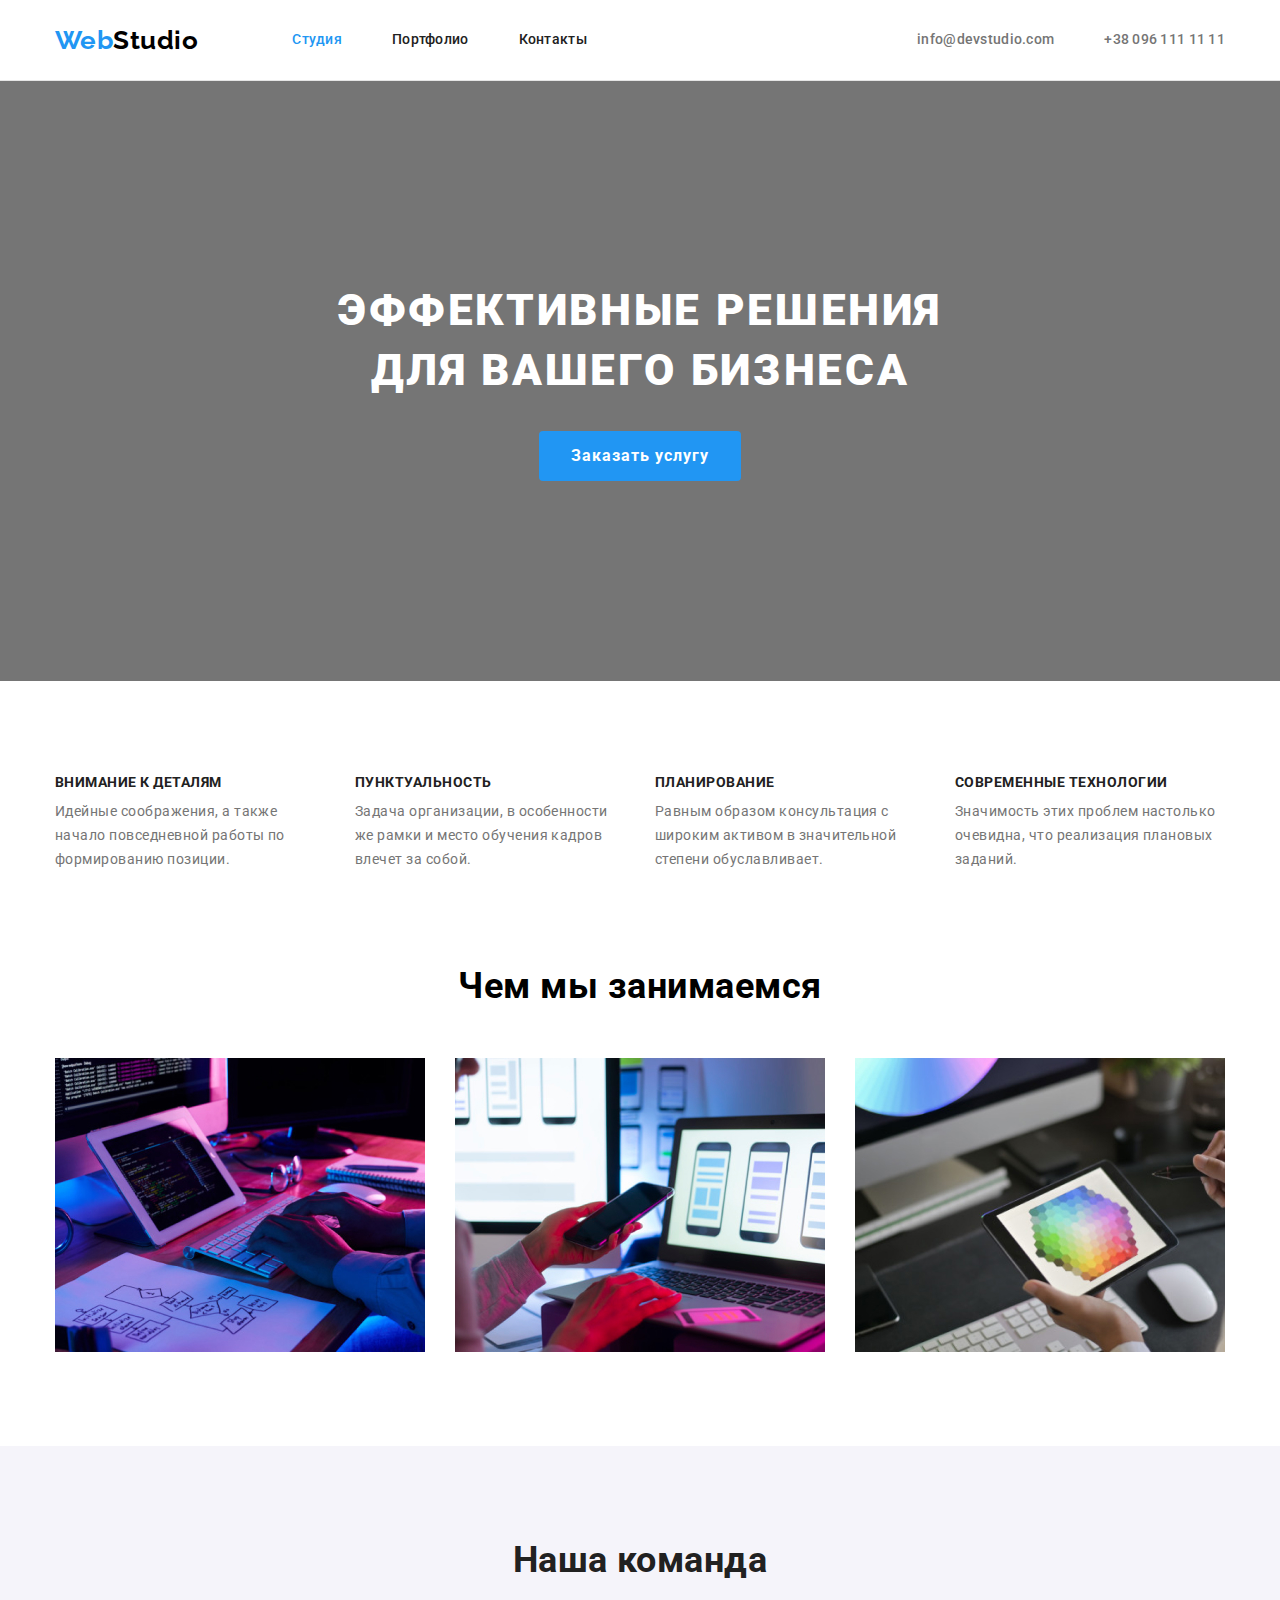
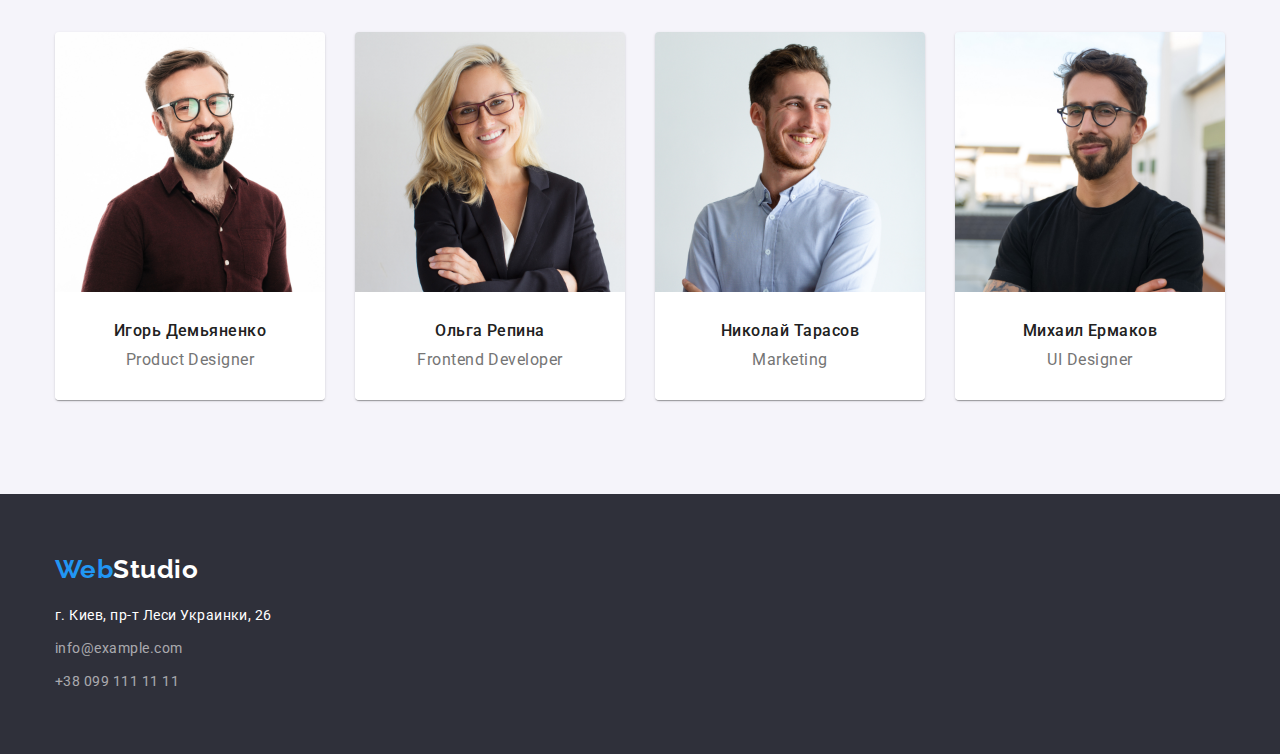
<file: index.html>
<!DOCTYPE html>
<html lang="ru">
  <head>
    <meta charset="UTF-8" />
    <meta http-equiv="X-UA-Compatible" content="IE=edge" />
    <meta name="viewport" content="width=device-width, initial-scale=1.0" />
    <title>Studio</title>
    <link rel="preconnect" href="https://fonts.gstatic.com" />
    <link
      rel="stylesheet"
      href="https://fonts.googleapis.com/css2?family=Raleway:wght@700&family=Roboto:wght@400;500;700;900&display=swap"
    />
    <link
      rel="stylesheet"
      href="
    https://cdnjs.cloudflare.com/ajax/libs/modern-normalize/1.0.0/modern-normalize.css"
    />
    <link
      rel="stylesheet"
      href="https://cdnjs.cloudflare.com/ajax/libs/modern-normalize/1.0.0/modern-normalize.min.css"
    />
    <link rel="stylesheet" href="./CSS/style.css" />
  </head>
  <body>
    <!--Шапка сайта-->

    <header class="header">
      <div class="container">
        <nav class="navigation">
          <a href="./index.html" class="link"
            ><span class="logo">Web</span
            ><span class="logo-studio">Studio</span>
          </a>

          <ul class="navigation-list list">
            <li class="navigation-item">
              <a class="navigation-link link current" href="">Студия</a>
            </li>
            <li class="navigation-item">
              <a class="navigation-link link" href="./portfolio.html"
                >Портфолио</a
              >
            </li>
            <li class="navigation-item">
              <a class="navigation-link link" href="">Контакты</a>
            </li>
          </ul>

          <ul class="connection-list list">
            <li class="connection-item">
              <a class="connection-link link" href="mailto:info@devstudio.com"
                >info@devstudio.com</a
              >
            </li>
            <li class="connection-item">
              <a class="connection-link link" href="tel:+380961111111"
                >+38 096 111 11 11</a
              >
            </li>
          </ul>
        </nav>
      </div>
      <div class="border"></div>
    </header>

    <main>
      <!--Герой-->
      <section class="hero section">
        <div class="container">
          <h1 class="hero-title">Эффективные решения для вашего бизнеса</h1>
          <button class="button" type="button">Заказать услугу</button>
        </div>
      </section>

      <!--Наши преимущества-->
      <section class="advantage section">
        <div class="container">
          <ul class="advantage-list list">
            <li class="advantage-item">
              <h3 class="advantage-title">Внимание к деталям</h3>
              <p class="advantage-par">
                Идейные соображения, а также начало повседневной работы по
                формированию позиции.
              </p>
            </li>
            <li class="advantage-item">
              <h3 class="advantage-title">Пунктуальность</h3>
              <p class="advantage-par">
                Задача организации, в особенности же рамки и место обучения
                кадров влечет за собой.
              </p>
            </li>
            <li class="advantage-item">
              <h3 class="advantage-title">Планирование</h3>
              <p class="advantage-par">
                Равным образом консультация с широким активом в значительной
                степени обуславливает.
              </p>
            </li>
            <li class="advantage-item">
              <h3 class="advantage-title">Современные технологии</h3>
              <p class="advantage-par">
                Значимость этих проблем настолько очевидна, что реализация
                плановых заданий.
              </p>
            </li>
          </ul>
        </div>
      </section>

      <!--Чем мы занимаемся-->
      <section class="occupation section">
        <div class="container">
          <h2 class="occuation-title">Чем мы занимаемся</h2>
          <ul class="occupation-list list">
            <li class="occupation-item">
              <img
                src="./images/studio/work/desctop.jpg"
                alt="desctop"
                class="occupation-img"
              />
            </li>
            <li class="occupation-item">
              <img
                src="./images/studio/work/mobile.jpg"
                alt="mobile"
                class="occupation-img"
              />
            </li>
            <li class="occupation-item">
              <img
                src="./images/studio/work/design.jpg"
                alt="design"
                class="occupation-img"
              />
            </li>
          </ul>
        </div>
      </section>

      <!--Наша команда-->
      <section class="team section">
        <div class="container">
          <h2 class="team-title">Наша команда</h2>
          <ul class="team-list list">
            <li class="team-item">
              <img
                src="./images/studio/team/igor.jpg"
                alt="Игорь Демьяненко"
                width="270"
                height="260"
                class="team-img"
              />
              <div class="team-element">
                <h3 class="team-name">Игорь Демьяненко</h3>
                <p class="team-par">Product Designer</p>
              </div>
            </li>

            <li class="team-item">
              <img
                src="./images/studio/team/olga.jpg"
                alt="Ольга Репина"
                class="team-img"
              />
              <div class="team-element">
                <h3 class="team-name">Ольга Репина</h3>
                <p class="team-par">Frontend Developer</p>
              </div>
            </li>

            <li class="team-item">
              <img
                src="./images/studio/team/nikolay.jpg"
                alt="Николай Тарасов"
                class="team-img"
              />
              <div class="team-element">
                <h3 class="team-name">Николай Тарасов</h3>
                <p class="team-par">Marketing</p>
              </div>
            </li>

            <li class="team-item">
              <img
                src="./images/studio/team/mykhailo.jpg"
                alt="Михаил Ермаков"
                class="team-img"
              />
              <div class="team-element">
                <h3 class="team-name">Михаил Ермаков</h3>
                <p class="team-par">UI Designer</p>
              </div>
            </li>
          </ul>
        </div>
      </section>
    </main>

    <!--Футер-->
    <footer class="footer">
      <div class="container">
        <a href="./index.html" class="footer-link link"
          ><span class="logo">Web</span
          ><span class="logotyp-footer">Studio</span>
        </a>

        <address class="address">
          <ul class="address-list list">
            <li class="address-item">
              <a
                class="maps link"
                href="https://goo.gl/maps/QM7NkYuRREkaknj7A"
                target="blank"
                rel="noopener noreferrer"
              >
                г. Киев, пр-т Леси Украинки, 26
              </a>
            </li>
            <li class="address-item">
              <a class="connection-footer link" href="mailto:info@example.com"
                >info@example.com</a
              >
            </li>
            <li class="address-item">
              <a class="connection-footer link" href="tel:+380991111111"
                >+38 099 111 11 11</a
              >
            </li>
          </ul>
        </address>
      </div>
    </footer>
  </body>
</html>
</file>
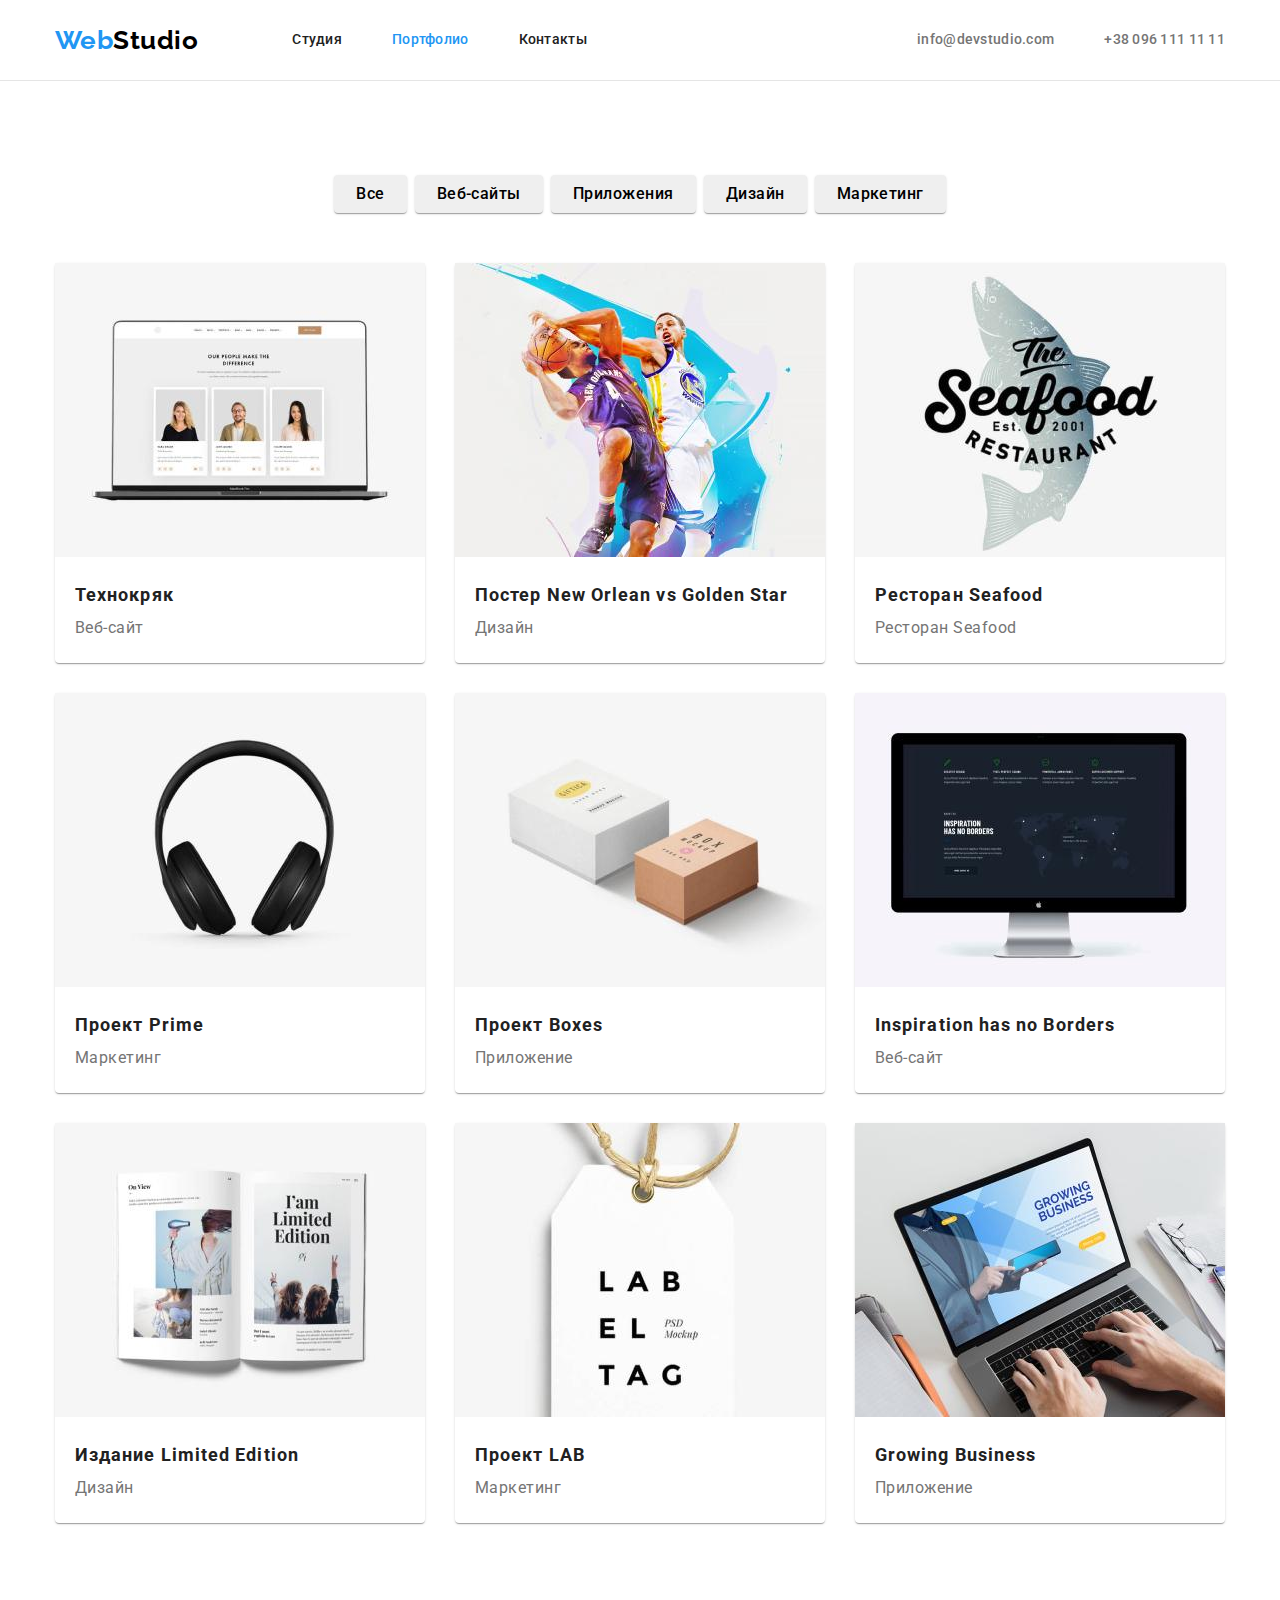
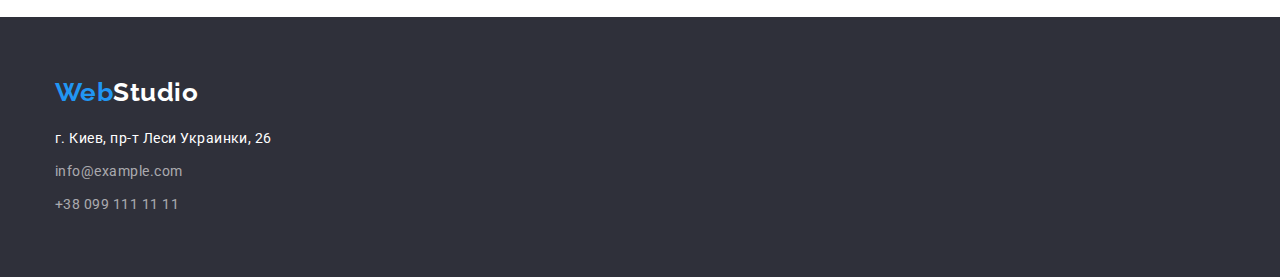
<file: portfolio.html>
<!DOCTYPE html>
<html lang="ru">
  <head>
    <meta charset="UTF-8" />
    <meta http-equiv="X-UA-Compatible" content="IE=edge" />
    <meta name="viewport" content="width=device-width, initial-scale=1.0" />
    <link rel="preconnect" href="https://fonts.gstatic.com" />
    <link
      rel="stylesheet"
      href="https://fonts.googleapis.com/css2?family=Raleway:wght@700&family=Roboto:wght@400;500;700;900&display=swap"
    />
    <link
      rel="stylesheet"
      href="
    https://cdnjs.cloudflare.com/ajax/libs/modern-normalize/1.0.0/modern-normalize.css"
    />

    <link
      rel="stylesheet"
      href="https://cdnjs.cloudflare.com/ajax/libs/modern-normalize/1.0.0/modern-normalize.min.css"
    />
    <link rel="stylesheet" href="./CSS/style.css" />
    <title>Portfolio</title>
  </head>
  <body>
    <!--Шапка сайта-->
    <header class="header">
      <div class="container">
        <nav class="navigation">
          <a href="./index.html" class="link"
            ><span class="logo">Web</span
            ><span class="logo-studio">Studio</span>
          </a>

          <ul class="navigation-list list">
            <li class="navigation-item">
              <a class="navigation-link link" href="./index.html">Студия</a>
            </li>
            <li class="navigation-item">
              <a class="navigation-link link current" href="">Портфолио</a>
            </li>
            <li class="navigation-item">
              <a class="navigation-link link" href="">Контакты</a>
            </li>
          </ul>

          <ul class="connection-list list">
            <li class="connection-item">
              <a class="connection-link link" href="mailto:info@devstudio.com"
                >info@devstudio.com</a
              >
            </li>
            <li class="connection-item">
              <a class="connection-link link" href="tel:+380961111111"
                >+38 096 111 11 11</a
              >
            </li>
          </ul>
        </nav>
      </div>
      <div class="border"></div>
    </header>

    <main>
      <section class="buttons section">
        <div class="container">
          <h2 class="visually-hidden">Важный заголовок,которого нет</h2>
          <ul class="buttons-list list">
            <li class="button-item">
              <button class="button-choice" type="button">Все</button>
            </li>
            <li class="button-item">
              <button class="button-choice" type="button">Веб-сайты</button>
            </li>
            <li class="button-item">
              <button class="button-choice" type="button">Приложения</button>
            </li>
            <li class="button-item">
              <button class="button-choice" type="button">Дизайн</button>
            </li>
            <li class="button-item">
              <button class="button-choice" type="button">Маркетинг</button>
            </li>
          </ul>

          <ul class="menu-list list">
            <li class="menu-item card">
              <a class="menu-link link" href="">
                <div class="card-thumb">
                  <img
                    src="./images/portfolio/techcrack.jpg"
                    alt="открытый ноутбук с изображением на дисплее главного меню сйта"
                  />
                </div>
                <div class="card-content">
                  <h3 class="menu-title">Технокряк</h3>
                  <p class="menu-par">Веб-сайт</p>
                </div>
              </a>
            </li>

            <li class="menu-item card">
              <a class="menu-link link" href="">
                <div class="card-thumb">
                  <img
                    src="./images/portfolio/poster.jpg"
                    alt="постер New Orlean vs Golden Star, два баскетболиста с мячом"
                  />
                </div>
                <div class="card-content">
                  <h3 class="menu-title">Постер New Orlean vs Golden Star</h3>
                  <p class="menu-par">Дизайн</p>
                </div>
              </a>
            </li>

            <li class="menu-item card">
              <a class="menu-link link" href="">
                <div class="card-thumb">
                  <img
                    src="./images/portfolio/restourant.jpg"
                    alt="эмблема ресторана Seafood, название ресторана на фоне рыбы"
                  />
                </div>
                <div class="card-content">
                  <h3 class="menu-title">Ресторан Seafood</h3>
                  <p class="menu-par">Ресторан Seafood</p>
                </div>
              </a>
            </li>

            <li class="menu-item card">
              <a class="menu-link link" href="">
                <div class="card-thumb">
                  <img
                    src="./images/portfolio/project-prime.jpg"
                    alt="наушники"
                  />
                </div>
                <div class="card-content">
                  <h3 class="menu-title">Проект Prime</h3>
                  <p class="menu-par">Маркетинг</p>
                </div>
              </a>
            </li>

            <li class="menu-item card">
              <a class="menu-link link" href="">
                <div class="card-thumb">
                  <img
                    src="./images/portfolio/project-boxes.jpg"
                    alt="две коробки с надписью Boxe"
                  />
                </div>
                <div class="card-content">
                  <h3 class="menu-title">Проект Boxes</h3>
                  <p class="menu-par">Приложение</p>
                </div>
              </a>
            </li>

            <li class="menu-item card">
              <a class="menu-link link" href="">
                <div class="card-thumb">
                  <img
                    src="./images/portfolio/inspration.jpg"
                    alt="монитор компьютера с надписью Inspiration has no Borders"
                  />
                </div>
                <div class="card-content">
                  <h3 class="menu-title">Inspiration has no Borders</h3>
                  <p class="menu-par">Веб-сайт</p>
                </div>
              </a>
            </li>

            <li class="menu-item card card">
              <a class="menu-link link" href="">
                <div class="card-thumb">
                  <img
                    src="./images/portfolio/edition-limited.jpg"
                    alt="озгорнутая книга с надписью Farm Limited Edition"
                  />
                </div>
                <div class="card-content">
                  <h3 class="menu-title">Издание Limited Edition</h3>
                  <p class="menu-par">Дизайн</p>
                </div>
              </a>
            </li>

            <li class="menu-item card">
              <a class="menu-link link" href="">
                <div class="card-thumb">
                  <img
                    src="./images/portfolio/project-lab.jpg"
                    alt="бирка с надписью LAB EL TAG"
                  />
                </div>
                <div class="card-content">
                  <h3 class="menu-title">Проект LAB</h3>
                  <p class="menu-par">Маркетинг</p>
                </div>
              </a>
            </li>

            <li class="menu-item card">
              <a class="menu-link link" href="">
                <div class="card-thumb">
                  <img
                    src="./images/portfolio/crowning-business.jpg"
                    alt="ноутбук с надписью на мониторе Growing Business"
                  />
                </div>
                <div class="card-content">
                  <h3 class="menu-title">Growing Business</h3>
                  <p class="menu-par">Приложение</p>
                </div>
              </a>
            </li>
          </ul>
        </div>
      </section>
    </main>

    <!--Футер-->
    <footer class="footer">
      <div class="container">
        <a href="./index.html" class="footer-link link"
          ><span class="logo">Web</span
          ><span class="logotyp-footer">Studio</span>
        </a>

        <address class="address">
          <ul class="address-list list">
            <li class="address-item">
              <a
                class="maps link"
                href="https://goo.gl/maps/QM7NkYuRREkaknj7A"
                target="blank"
                rel="noopener noreferrer"
              >
                г. Киев, пр-т Леси Украинки, 26
              </a>
            </li>
            <li class="address-item">
              <a class="connection-footer link" href="mailto:info@example.com"
                >info@example.com</a
              >
            </li>
            <li class="address-item">
              <a class="connection-footer link" href="tel:+380991111111"
                >+38 099 111 11 11</a
              >
            </li>
          </ul>
        </address>
      </div>
    </footer>
  </body>
</html>
</file>
<file: CSS/style.css>
:root {
  --title-text-color: #212121;
  --primary-text-color: #757575;
  --color-footer: #2f303a;
  --accent-text-color: #000000;
  --accent-color: #2196f3;
  --background-color: #ffffff;
  --color-section: #f5f4fa;
  --card-set-gap: 30px;
  --card-shadow: 0px 2px 1px -1px rgba(0, 0, 0, 0.2),
    0px 1px 1px 0px rgba(0, 0, 0, 0.14), 0px 1px 3px 0px rgba(0, 0, 0, 0.12);
  --section-pt: 94px;
  --section-pb: 94px;
  --title-padding: 20px;
}

body {
  background-color: var(--background-color);
  font-family: "Roboto", sans-serif, "Raleway", sans-serif;
  color: var(--title-text-color);
  letter-spacing: 0.03em;
}

.link {
  text-decoration: none;
}

.list {
  list-style: none;
}

.list {
  padding: 0;
  margin: 0;
  list-style: none;
}

.address {
  font-style: normal;
}

h1,
h2,
h3,
h4,
h5,
h6,
p {
  margin: 0;
}

ul {
  margin: 0;
  padding: 0;
}

img {
  display: block;
  max-width: 100%;
  height: auto;
}

.visually-hidden {
  position: absolute !important;
  clip: rect(1px 1px 1px 1px); /* IE6, IE7 */
  clip: rect(1px, 1px, 1px, 1px);
  padding: 0 !important;
  border: 0 !important;
  height: 1px !important;
  width: 1px !important;
  overflow: hidden;
}

.container {
  width: 1200px;
  padding-left: 15px;
  padding-right: 15px;

  margin-left: auto;
  margin-right: auto;
}

/* .section {
  padding-top: 94px;
  padding-bottom: 94px;
} */

/* ==========HEADER========= */

.logo {
  color: var(--accent-color);
  font-family: "Raleway", sans-serif;

  font-weight: bold;
  font-size: 26px;
  line-height: 1.19;
}

.logo-studio {
  font-family: "Raleway", sans-serif;
  color: var(--accent-text-color);

  font-weight: bold;
  font-size: 26px;
  line-height: 1.19;
}

/*=================site navigation==============*/

.header .container .navigation {
  display: flex;
  align-items: center;
}

.navigation-list {
  display: flex;
  margin-left: 94px;
}

.navigation-list .navigation-item + .navigation-item {
  margin-left: 50px;
}

.connection-list {
  display: flex;
  margin-left: auto;
}

.navigation-link {
  display: block;

  color: var(---background-color);

  font-weight: 500;
  font-size: 14px;
  line-height: 1.14;
  letter-spacing: 0.02em;

  padding-top: 32px;
  padding-bottom: 32px;
}

.navigation .link:hover,
.navigation .link:focus {
  color: var(--accent-color);
}

.navigation .link.current {
  color: var(--accent-color);
}

/* connection */

.connection-list .connection-item + .connection-item {
  margin-left: 50px;
}

.connection-link {
  display: block;
  color: var(--primary-text-color);

  font-weight: 500;
  font-size: 14px;
  line-height: 1.14;
  letter-spacing: 0.02em;
}

.connection-link:hover,
.connection-link:focus {
  color: var(--accent-color);
}

/*===================hero========================*/

.hero {
  background-color: var(--primary-text-color);
  padding: 200px 0px;
  text-align: center;
}

.hero-title {
  display: block;
  margin: auto;
  color: var(--background-color);
  margin-bottom: 30px;

  width: 696px;
  font-weight: 900;
  font-size: 44px;
  line-height: 1.36;
  text-align: center;
  letter-spacing: 0.06em;
  text-transform: uppercase;
}

/*===================button========================*/

.button {
  display: block;
  margin: auto;
  font-family: inherit;
  border-radius: 4px;
  border: none;

  padding: 10px 32px;

  background-color: var(--accent-color);
  color: var(--background-color);

  font-weight: bold;
  font-size: 16px;
  line-height: 1.87;
  letter-spacing: 0.06em;
  cursor: pointer;
}

.button:hover,
.button:focus {
  box-shadow: 0px 4px 4px rgba(0, 0, 0, 0.15);
}

/*=========================section=================================*/
.advantage {
  padding-top: var(--section-pt);
  padding-bottom: var(--section-pb);
}

.advantage .advantage-list {
  display: flex;

  margin-left: calc(-1 * var(--card-set-gap));
  margin-top: calc(-1 * var(--card-set-gap));
}

.advantage-list > .advantage-item {
  flex-basis: calc(100% / 3 - var(--card-set-gap));
  margin-left: var(--card-set-gap);
  margin-top: var(--card-set-gap);
}

.advantage-title {
  margin-bottom: 10px;
  font-weight: bold;
  font-size: 14px;
  line-height: 1.14;
  text-transform: uppercase;
}
.advantage-par {
  color: var(--primary-text-color);
  font-size: 14px;
  line-height: 1.71;
}

/*=========================occupation==============================*/

.occupation {
  padding-bottom: var(--section-pb);
}

.occupation .occupation-list {
  display: flex;
  margin-left: calc(-1 * var(--card-set-gap));
  margin-top: calc(-1 * var(--card-set-gap));
}

.occupation-list > .occupation-item {
  flex-basis: calc(100% / 3 - var(--card-set-gap));
  margin-left: var(--card-set-gap);
  margin-top: var(--card-set-gap);
}

.occuation-title {
  color: var(--accent-text-color);
  font-weight: bold;
  font-size: 36px;
  line-height: 1.16;
  text-align: center;

  margin-bottom: 50px;
}

/*==========================team==============================*/

.team {
  background-color: var(--color-section);
  padding-top: var(--section-pt);
  padding-bottom: var(--section-pb);
}

.team-list {
  display: flex;
  margin-left: calc(-1 * var(--card-set-gap));
  margin-top: calc(-1 * var(--card-set-gap));
}

.team-list > .team-item {
  flex-basis: calc(100% / 4 - var(--card-set-gap));
  margin-left: var(--card-set-gap);
  margin-top: var(--card-set-gap);

  box-shadow: var(--card-shadow);
  border-radius: 4px;
}

.team-title {
  font-weight: bold;
  font-size: 36px;
  line-height: 1.16;
  text-align: center;

  margin-bottom: 50px;
}

.team-element {
  background-color: var(--background-color);

  padding-top: 30px;
  padding-bottom: 30px;
}

.team-item {
  border-radius: 4px;
  overflow: hidden;

  box-shadow: var(--card-shadow);
  border-radius: 0px 0px 4px 4px;
}

.team-name {
  font-weight: 500;
  font-size: 16px;
  line-height: 1.18;
  text-align: center;
  margin-bottom: 10px;
}

.team-par {
  color: var(--primary-text-color);
  font-size: 16px;
  line-height: 1.18;
  text-align: center;
}

/*================================footer=========================*/

.footer {
  background-color: var(--color-footer);
  padding-top: 60px;
  padding-bottom: 60px;
}
.border {
  border-bottom: 1px solid #e5e5e5;
}
.logotyp-footer {
  color: var(--background-color);
  font-family: "Raleway", sans-serif;
  font-weight: bold;
  font-size: 26px;
  line-height: 1.19;
}

.footer-link {
  display: block;
  margin-bottom: var(--title-padding);
}

.connection-footer {
  font-size: 14px;
  line-height: 1.71;
  letter-spacing: inherit;
  color: rgba(255, 255, 255, 0.6);
}
.connection-footer:hover,
.connection-footer:focus {
  color: var(--accent-color);
}

.maps {
  color: var(--background-color);
  font-size: 14px;
  line-height: 1.71;
}
.maps:hover,
.maps:focus {
  background-color: var(--accent-color);
  color: var(--background-color);
}

.address-item {
  font-size: 14px;
  line-height: 1.71;
}

.address-item:not(:last-child) {
  margin-bottom: 9px;
}

/*======================================================PORTFOLIO==================================*/

/*===================buttons===============*/

.visually-hidden {
   {
    position: absolute;
    clip: rect(0 0 0 0);
    width: 1px;
    height: 1px;
    margin: -1px;
  }
}

.buttons {
  padding-top: var(--section-pt);
  padding-bottom: var(--section-pb);
}

.buttons-list {
  display: flex;
  justify-content: center;

  margin-bottom: 50px;
}

.buttons-list .button-item:not(:last-child) {
  margin-right: 8px;
}

.button-choice {
  font-family: inherit;
  font-weight: 500;
  font-size: 16px;
  line-height: 1.62;
  letter-spacing: inherit;
  cursor: pointer;

  padding: 6px 22px;

  border: rgba(255, 255, 255, 0.6);
  box-shadow: var(--card-shadow);
  border-radius: 4px;
}

.button-choice:hover,
.button-choice:focus {
  background-color: var(--accent-color);
  color: var(--background-color);
}

/*================menu====================*/

.menu-list {
  display: flex;
  flex-wrap: wrap;

  margin-left: calc(-1 * var(--card-set-gap));
  margin-top: calc(-1 * var(--card-set-gap));
}

.menu-list .menu-item {
  flex-basis: calc(100% / 3 - var(--card-set-gap));
  margin-left: var(--card-set-gap);
  margin-top: var(--card-set-gap);

  box-shadow: var(--card-shadow);
  border-radius: 4px;
}

.menu-link {
  color: var(--primary-text-color);
  font-family: "Roboto", sans-serif;
  font-style: normal;
  font-weight: normal;
  font-size: 16px;
  line-height: 1.87;
  letter-spacing: 0.03em;
}

.card-content {
  padding: var(--title-padding);
}

.menu-link:hover {
  background-color: var(--accent-color);
  color: var(--primary-text-color);
}

.menu-title {
  color: var(--title-text-color);
  font-family: "Roboto", sans-serif;
  font-style: normal;
  font-weight: bold;
  font-size: 18px;
  line-height: 2;
  letter-spacing: 0.06em;
}
</file>
